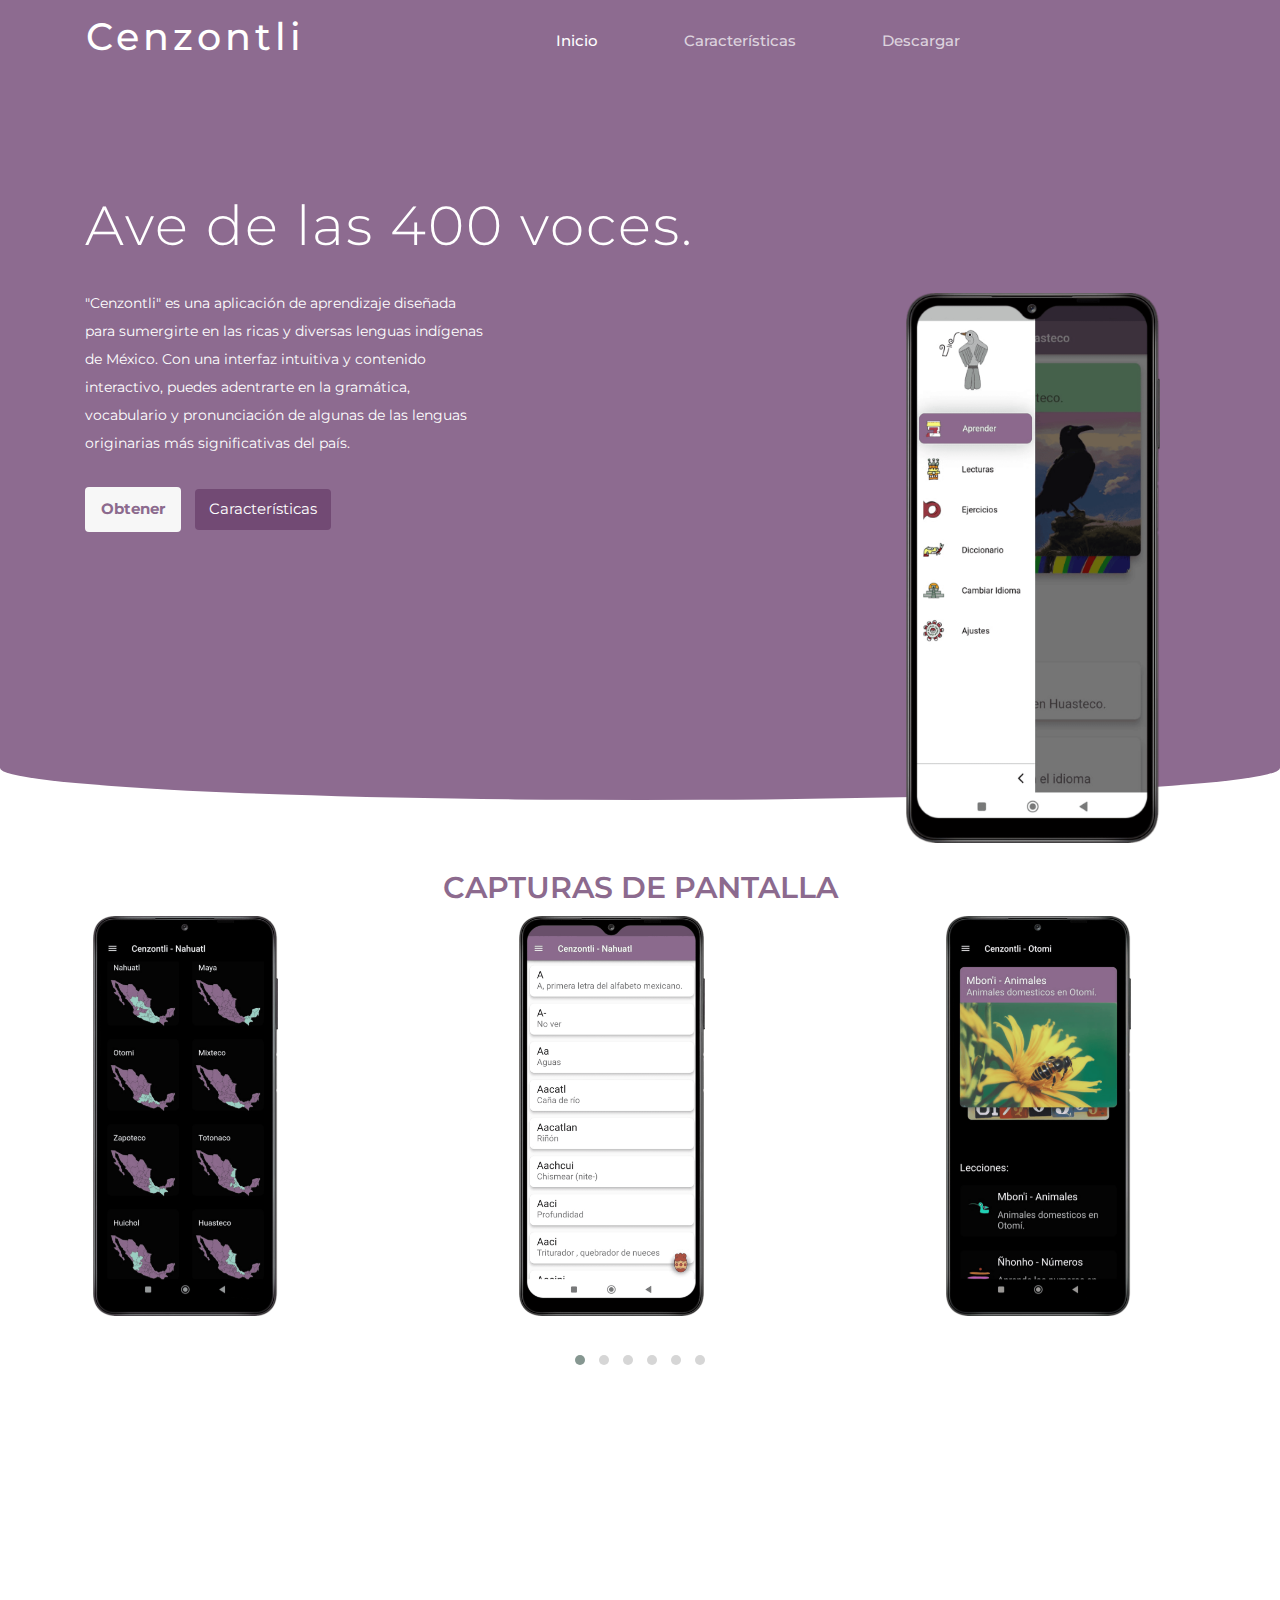
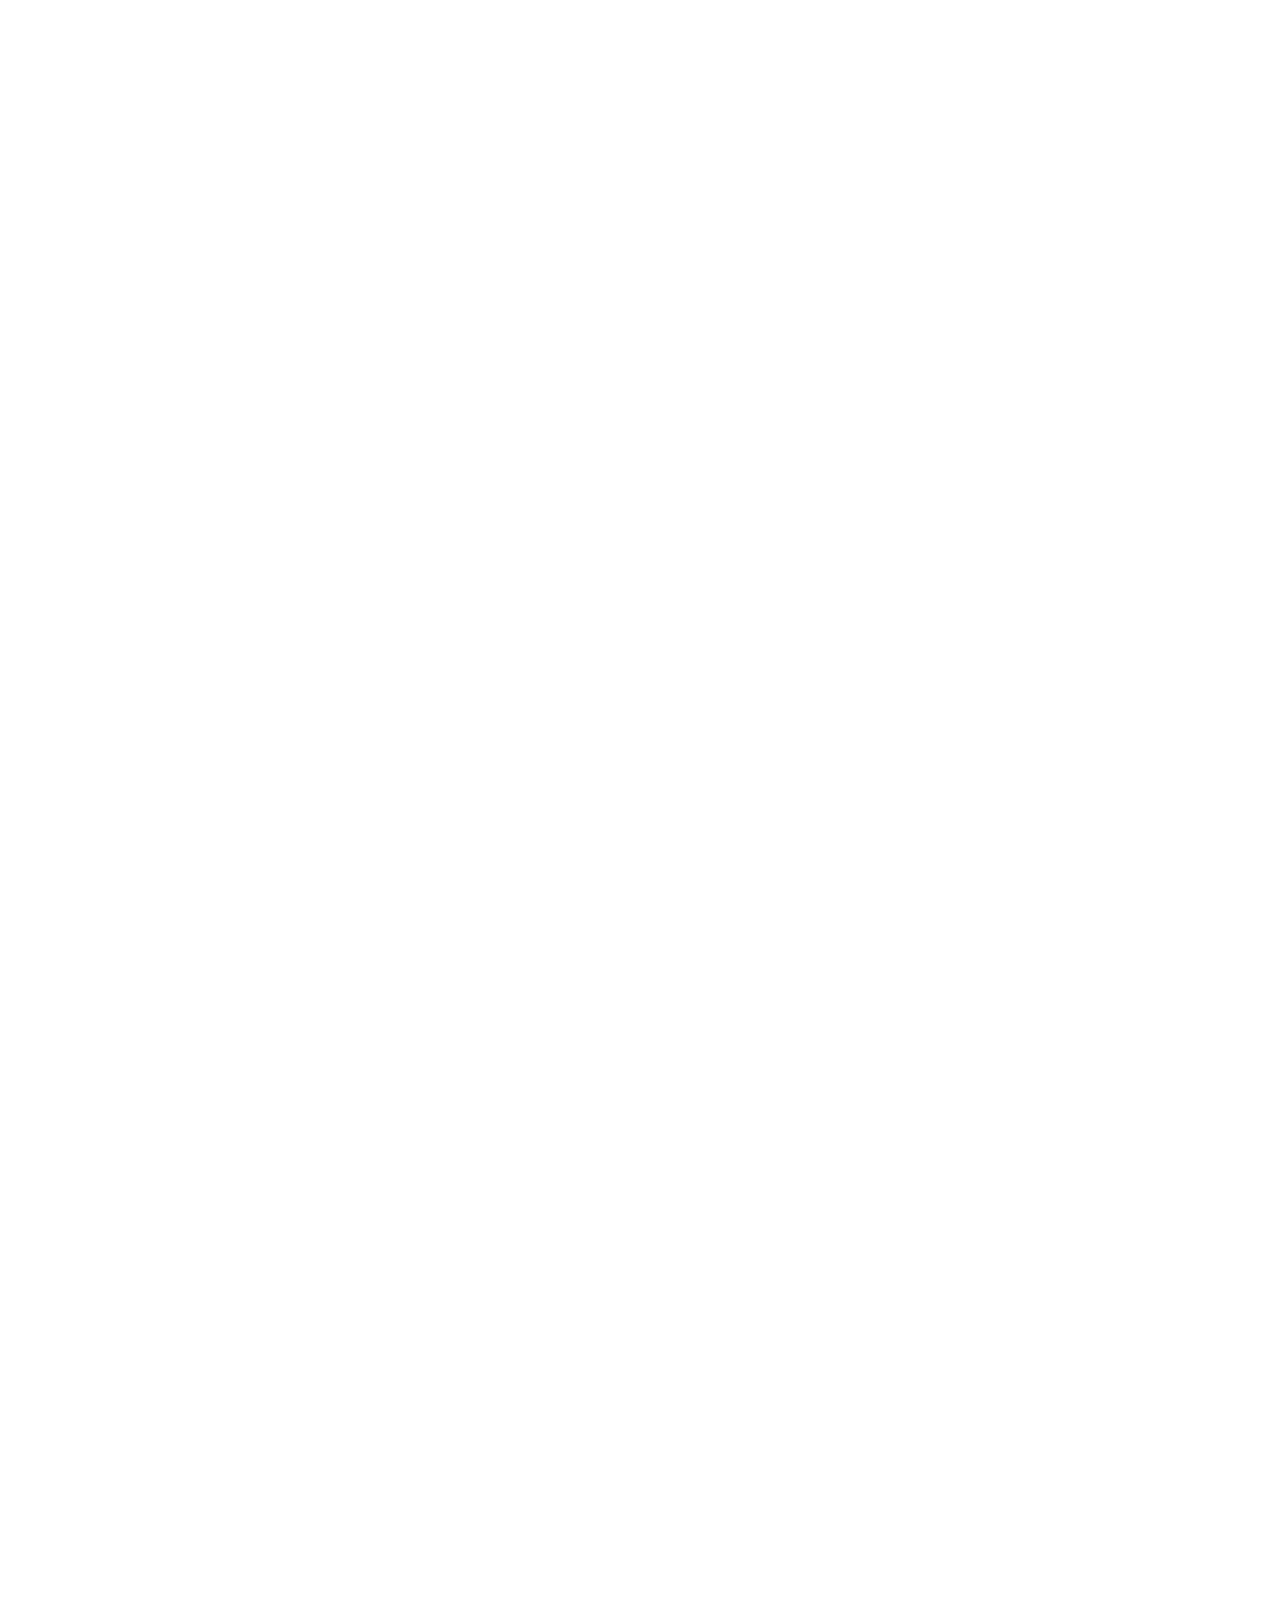
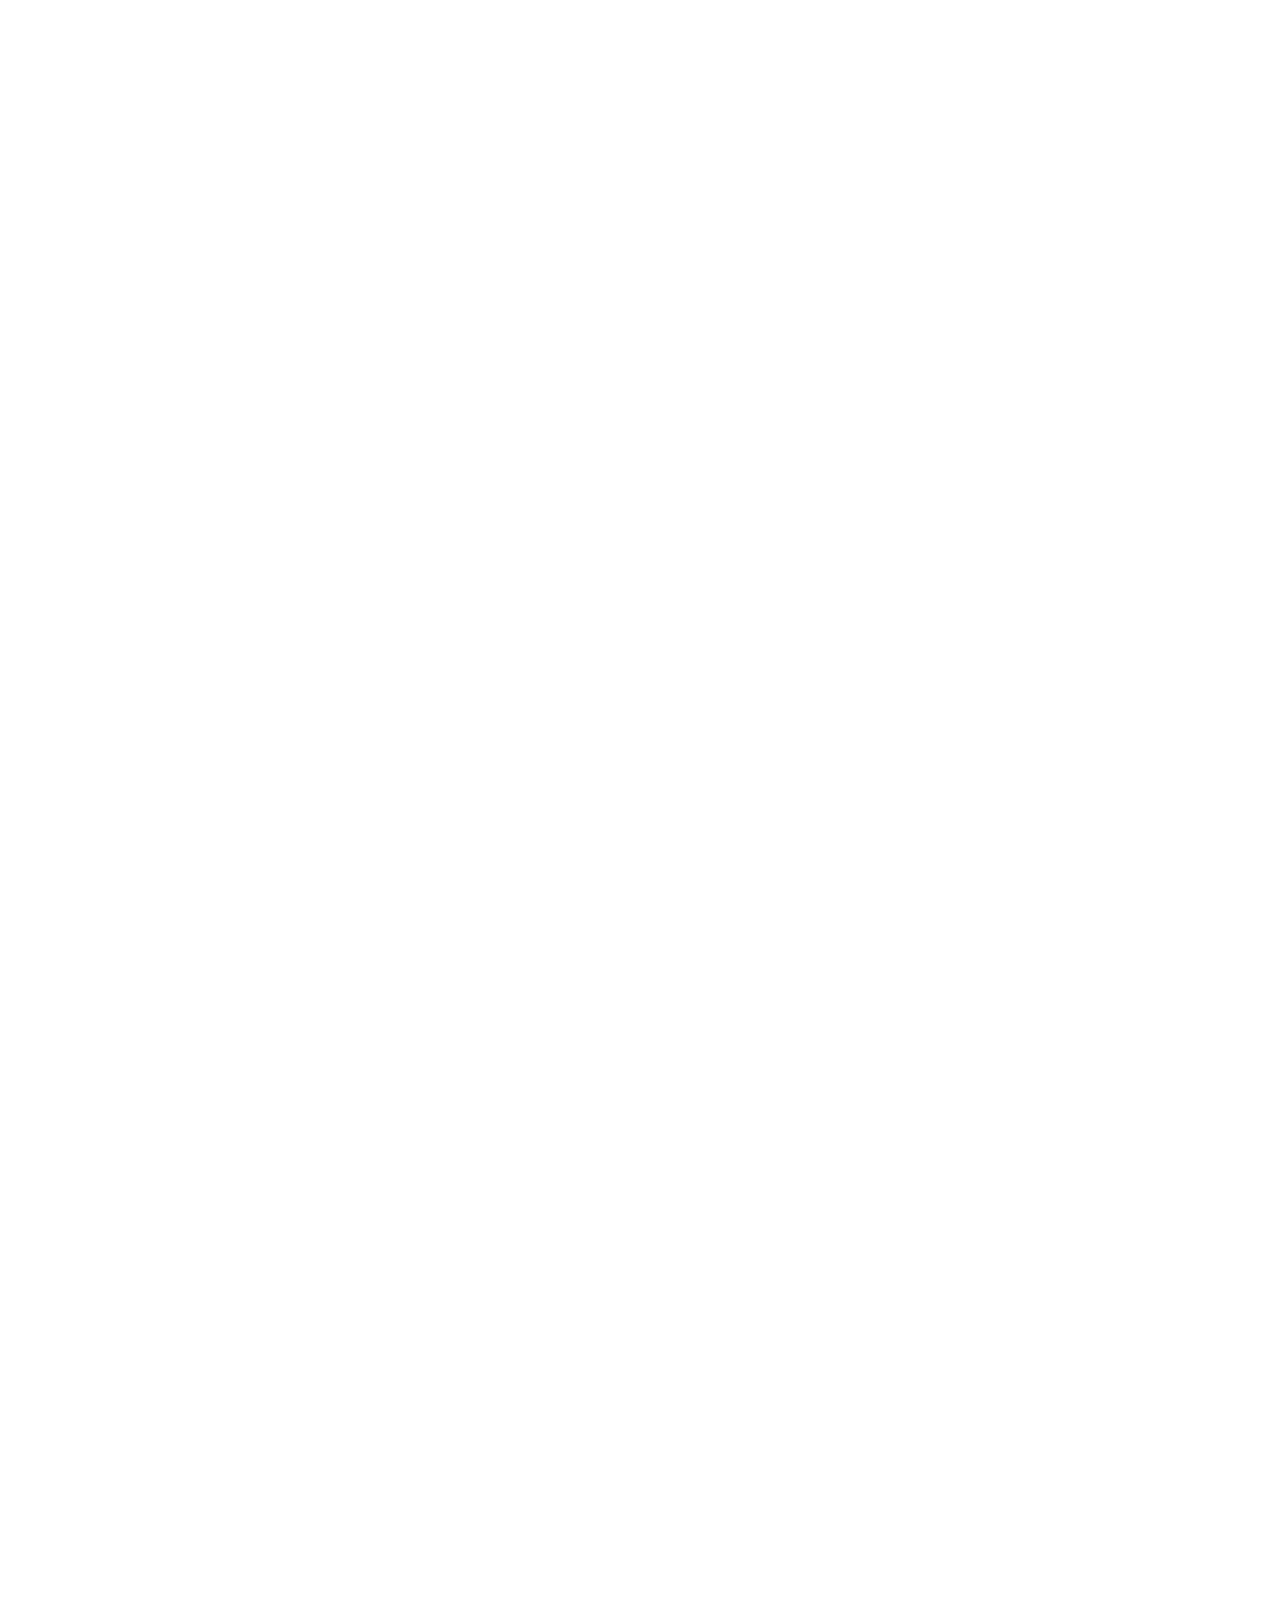
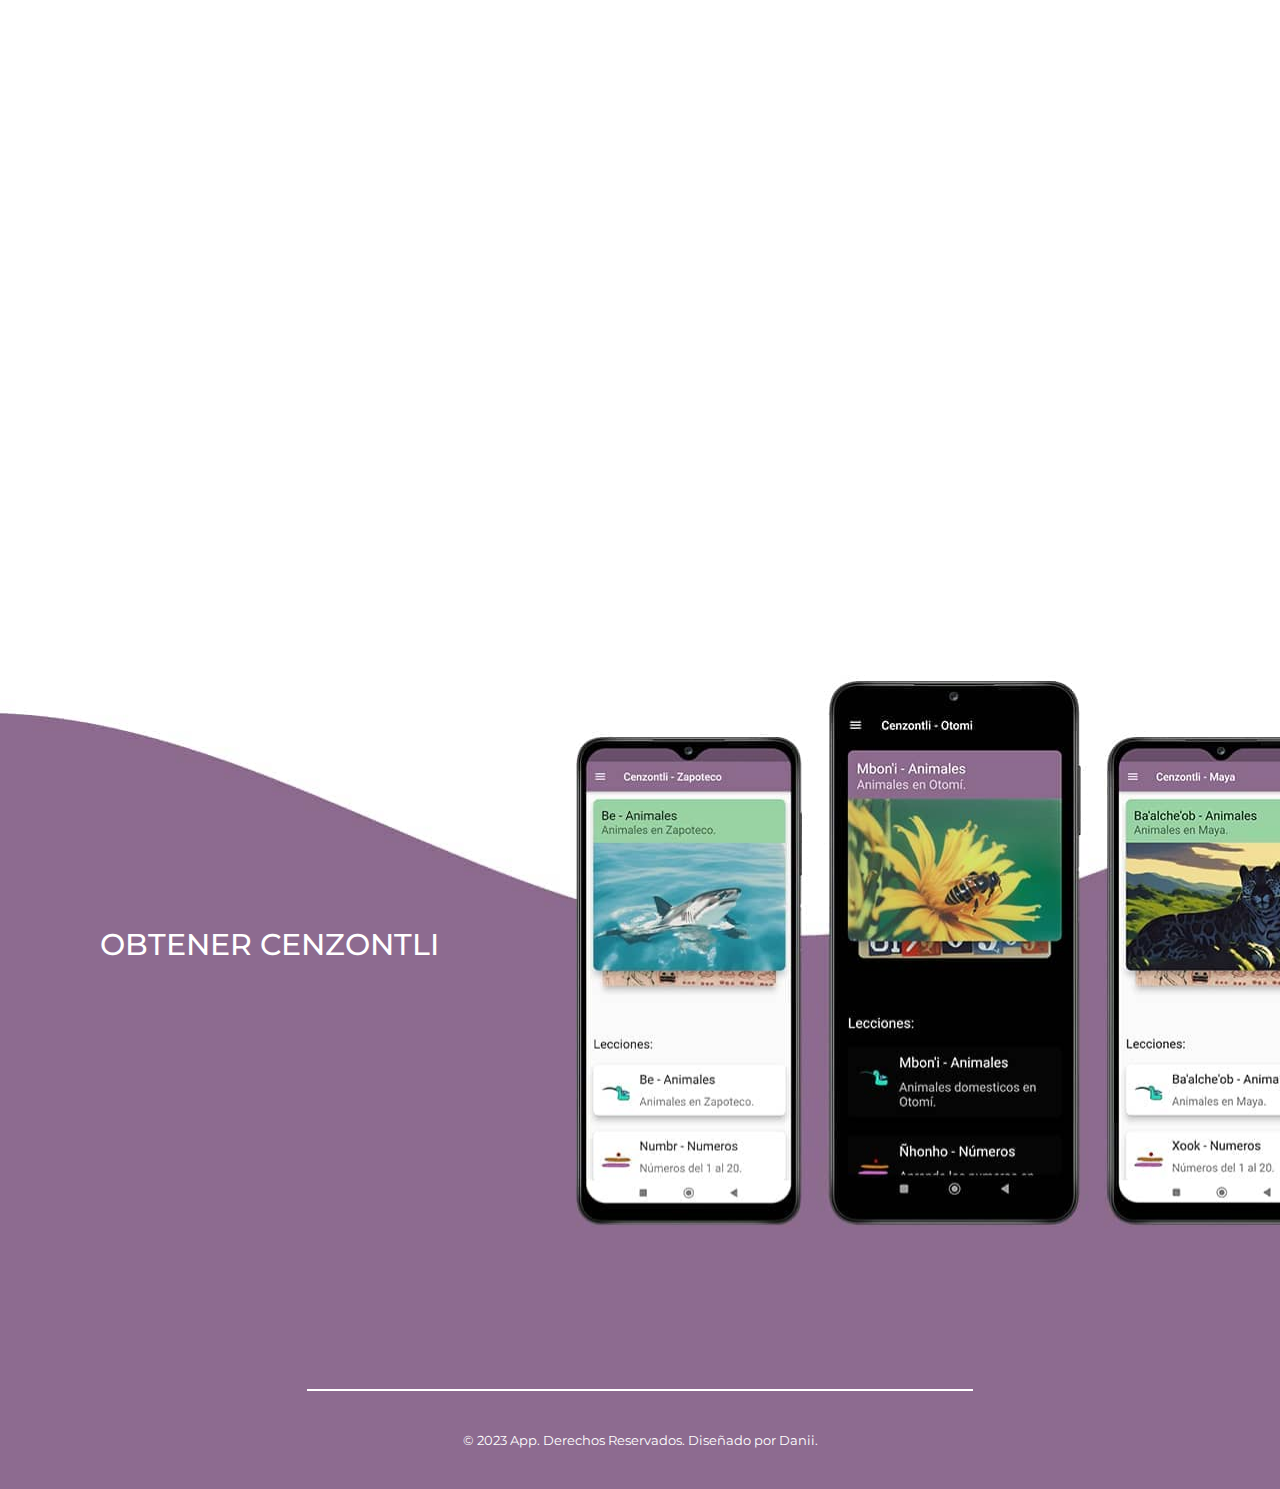
<file: index.html>
<!DOCTYPE html>
<html lang="es">
  <head>
    <meta charset="UTF-8" />
    <title>Cenzontli</title>
    <meta name="viewport" content="width=device-width, initial-scale=1.0" />

    <meta
      name="description"
      content="Aplicación de Aprendizaje de lenguas originarias de México."
    />
    <meta property="og:image" content="https://i.imgur.com/PPlkL3s.jpg" />
    <meta property="og:image:secure_url" content="https://i.imgur.com/PPlkL3s.jpg" />
    <meta property="og:image:type" content="image/jpeg" />
    <meta
      property="og:image:alt"
      content="Aplicación de Aprendizaje de lenguas originarias de México."
    />

    <!-- iOS meta tags & icons -->
    <meta name="apple-mobile-web-app-capable" content="yes" />
    <meta name="apple-mobile-web-app-status-bar-style" content="black" />
    <meta name="apple-mobile-web-app-title" content="Cenzontli" />
    <link
      rel="apple-touch-icon"
      sizes="57x57"
      href="icons/apple-icon-57x57.png"
    />
    <link
      rel="apple-touch-icon"
      sizes="60x60"
      href="icons/apple-icon-60x60.png"
    />
    <link
      rel="apple-touch-icon"
      sizes="72x72"
      href="icons/apple-icon-72x72.png"
    />
    <link
      rel="apple-touch-icon"
      sizes="76x76"
      href="icons/apple-icon-76x76.png"
    />
    <link
      rel="apple-touch-icon"
      sizes="114x114"
      href="icons/apple-icon-114x114.png"
    />
    <link
      rel="apple-touch-icon"
      sizes="120x120"
      href="icons/apple-icon-120x120.png"
    />
    <link
      rel="apple-touch-icon"
      sizes="144x144"
      href="icons/apple-icon-144x144.png"
    />
    <link
      rel="apple-touch-icon"
      sizes="152x152"
      href="icons/apple-icon-152x152.png"
    />
    <link
      rel="apple-touch-icon"
      sizes="180x180"
      href="icons/apple-icon-180x180.png"
    />
    <link
      rel="icon"
      type="image/png"
      sizes="192x192"
      href="icons/android-icon-192x192.png"
    />
    <link
      rel="icon"
      type="image/png"
      sizes="32x32"
      href="icons/favicon-32x32.png"
    />
    <link
      rel="icon"
      type="image/png"
      sizes="96x96"
      href="icons/favicon-96x96.png"
    />
    <link
      rel="icon"
      type="image/png"
      sizes="16x16"
      href="icons/favicon-16x16.png"
    />

    <!-- Main Favicon -->
    <link rel="icon" type="image/pg" href="icons/favicon.png" />

    <!-- Bootstrap  -->
    <link rel="stylesheet" href="css/bootstrap.css" />
    <!-- Owl Carousel  -->
    <link rel="stylesheet" href="css/owl.carousel.css" />
    <link rel="stylesheet" href="css/owl.theme.default.min.css" />
    <!-- Animate.css -->
    <link rel="stylesheet" href="css/animate.css" />
    <!-- Font Awesome -->
    <link
      rel="stylesheet"
      href="https://use.fontawesome.com/releases/v5.0.13/css/all.css"
      integrity="sha384-DNOHZ68U8hZfKXOrtjWvjxusGo9WQnrNx2sqG0tfsghAvtVlRW3tvkXWZh58N9jp"
      crossorigin="anonymous"
    />

    <!-- Estilos  -->
    <link rel="stylesheet" href="css/style.css" />
  </head>

  <body>
    <div id="page-wrap">
      <!-- ==========================================================================================================
		Inicio
		========================================================================================================== -->

      <div id="fh5co-hero-wrapper">
        <nav
          class="container navbar navbar-expand-lg main-navbar-nav navbar-light"
        >
          <a class="navbar-brand" href="">Cenzontli</a>
          <button
            class="navbar-toggler"
            type="button"
            data-toggle="collapse"
            data-target="#navbarSupportedContent"
            aria-controls="navbarSupportedContent"
            aria-expanded="false"
            aria-label="Toggle navigation"
          >
            <span class="navbar-toggler-icon"></span>
          </button>

          <div class="collapse navbar-collapse" id="navbarSupportedContent">
            <ul class="navbar-nav nav-items-center ml-auto mr-auto">
              <li class="nav-item active">
                <a class="nav-link" href="#"
                  >Inicio <span class="sr-only">(current)</span></a
                >
              </li>
              <li class="nav-item">
                <a
                  class="nav-link"
                  href="#"
                  onclick="$('#fh5co-features').goTo();return false;"
                  >Características</a
                >
              </li>
              <li class="nav-item">
                <a
                  class="nav-link"
                  href="#"
                  onclick="$('#fh5co-download').goTo();return false;"
                  >Descargar</a
                >
              </li>
            </ul>
          </div>
        </nav>

        <div class="container fh5co-hero-inner">
          <h1 class="animated fadeIn wow" data-wow-delay="0.4s">
            Ave de las 400 voces.
          </h1>
          <p class="animated fadeIn wow" data-wow-delay="0.67s">
            "Cenzontli" es una aplicación de aprendizaje diseñada para
            sumergirte en las ricas y diversas lenguas indígenas de México. Con
            una interfaz intuitiva y contenido interactivo, puedes adentrarte en
            la gramática, vocabulario y pronunciación de algunas de las lenguas
            originarias más significativas del país.
          </p>
          <button
            class="btn btn-md download-btn-first wow fadeInLeft animated"
            data-wow-delay="0.85s"
            onclick="$('#fh5co-download').goTo();return false;"
          >
            Obtener
          </button>
          <button
            class="btn btn-md features-btn-first animated fadeInLeft wow"
            data-wow-delay="0.95s"
            onclick="$('#fh5co-features').goTo();return false;"
          >
            Características
          </button>
          <img
            class="fh5co-hero-smartphone animated fadeInRight wow"
            data-wow-delay="1s"
            src="img/cenzontli-inicio.png"
            alt="Smartphone"
          />
        </div>
      </div>

      <!-- ==========================================================================================================
		Capturas de pantalla
		========================================================================================================== -->

      <div class="fh5co-slider-outer wow fadeIn" data-wow-delay="0.36s">
        <h1>Capturas de Pantalla</h1>
        <small></small>
        <div class="container fh5co-slider-inner">
          <div class="owl-carousel owl-theme">
            <div class="item">
              <img src="img/cenzontli-diccionario.png" alt="" />
            </div>
            <div class="item">
              <img src="img/cenzontli-abejita.png" alt="" />
            </div>
            <div class="item">
              <img src="img/cenzontli-cambio-de-idioma.png" alt="" />
            </div>
            <div class="item">
              <img src="img/cenzontli-ejercicios-tototl.png" alt="" />
            </div>
            <div class="item">
              <img src="img/cenzontli-aprender.png" alt="" />
            </div>
            <div class="item">
              <img src="img/cenzontli-tema-negro.png" alt="" />
            </div>
          </div>
        </div>
      </div>

      <!-- ==========================================================================================================
		Caracteristicas
		========================================================================================================== -->

      <div
        class="curved-bg-div wow animated fadeIn"
        data-wow-delay="0.15s"
      ></div>
      <div id="fh5co-features" class="fh5co-features-outer">
        <div class="container">
          <div class="row fh5co-features-grid-columns">
            <div
              class="col-sm-6 in-order-1 wow animated fadeInLeft"
              data-wow-delay="0.22s"
            >
              <div class="col-sm-image-container">
                <img
                  class="img-float-left"
                  src="img\cenzontli-cambio-de-idioma.png"
                  alt="smartphone-1"
                />
              </div>
            </div>
            <div
              class="col-sm-6 in-order-2 sm-6-content wow animated fadeInRight"
              data-wow-delay="0.22s"
            >
              <h1>Selección de lengua</h1>
              <p>
                La función de cambio de lengua te permite seleccionar entre
                diferentes lenguas indígenas para explorar su gramática,
                vocabulario y pronunciación. En lugar de limitarte a un solo
                idioma, "Cenzontli" te brinda la libertad de alternar entre
                distintos lenguas originarias de México, como Náhuatl, Maya,
                Otomí, Mixteco, Zapoteco, Totonaco, Huichol y Huasteco. Esta
                flexibilidad te permite sumergirte en la riqueza de diversas
                culturas y formas de expresión.
              </p>
            </div>

            <div
              class="col-sm-6 in-order-2 sm-6-content wow animated fadeInLeft"
              data-wow-delay="0.22s"
            >
              <h1>Aprender</h1>
              <p>
                El apartado "Aprender" de nuestra aplicación contiene lecciones
                estructuradas donde aprenderás la gramática, el vocabulario y la
                pronunciación de manera fácil. Desde los conceptos básicos hasta
                niveles más avanzados, cada lección te ofrece ejercicios
                prácticos y recursos educativos para ayudarte a dominar la lengua de tu preferencia a tu propio ritmo. Descubre la riqueza
                de cada una de las lenguas indígenas con nuestras lecciones
                interactivas en la palma de tu mano. ¡Explora el apartado
                "Aprender" y despierta tu pasión por la diversidad lingüística
                de México!
              </p>
            </div>

            <div
              class="col-sm-6 in-order-2 wow animated fadeInRight"
              data-wow-delay="0.22s"
            >
              <img
                class="img-float-right"
                src="img/cenzontli-aprender.png"
                alt="smartphone-2"
              />
            </div>

            <div
              class="col-sm-6 in-order-5 wow animated fadeInLeft"
              data-wow-delay="0.22s"
            >
              <div class="col-sm-image-container">
                <img
                  class="img-float-left"
                  src="img/cenzontli-lecturas.png"
                  alt="smartphone-3"
                />
              </div>
            </div>
            <div
              class="col-sm-6 in-order-6 sm-6-content wow animated fadeInRight"
              data-wow-delay="0.22s"
            >
              <h1>Lecturas</h1>
              <p>
                El apartado de lecturas en la aplicación "Cenzontli" te invita a
                sumergirte en relatos culturales ricos y auténticos. A través de
                estas lecturas, descubrirás historias que no solo mejoran tus
                habilidades lingüísticas, sino que también te conectan con las
                tradiciones y el patrimonio de las comunidades indígenas de
                México. Explora una colección diversa de relatos mientras
                expandes tu conocimiento lingüístico y cultural.
              </p>
            </div>

            <div
              class="col-sm-6 sm-6-content wow animated fadeInLeft"
              data-wow-delay="0.22s"
            >
              <h1>Ejercicios</h1>
              <p>
                Dentro del apartado de "Ejercicios", te esperan desafíos
                interactivos que consolidan tu dominio de la lengua selccionada. Desde pruebas
                de gramática hasta ejercicios de vocabulario, esta sección te
                permite poner en práctica tus habilidades de una manera
                envolvente. Y no olvides explorar el emocionante juego del
                Ahorcado, una prueba de tu vocabulario y tu destreza para
                adivinar palabras. ¡Aprende mientras te diviertes y fortalece
                tus habilidades lingüísticas en el proceso!
              </p>
            </div>

            <div
              class="col-sm-6 wow animated fadeInRight"
              data-wow-delay="0.22s"
            >
              <img
                class="img-float-right"
                src="img/cenzontli-ahorcado.png"
                alt="smartphone-2"
              />
            </div>

            <div
              class="col-sm-6 in-order-5 wow animated fadeInLeft"
              data-wow-delay="0.22s"
            >
              <div class="col-sm-image-container">
                <img
                  class="img-float-left"
                  src="img/cenzontli-diccionario.png"
                  alt="smartphone-3"
                />
              </div>
            </div>
            <div
              class="col-sm-6 in-order-6 sm-6-content wow animated fadeInRight"
              data-wow-delay="0.22s"
            >
              <h1>Diccionario</h1>
              <p>
                En el apartado de "Diccionario" de la aplicación, podrás
                explorar un tesoro de palabras y significados en diferentes
                lenguas indígenas. Este recurso enriquecedor te permite buscar y
                descubrir el significado y la pronunciación de palabras en la
                lengua que estás explorando. Ya sea que estés buscando
                comprender el contexto de una lectura o simplemente ampliar tu
                vocabulario, el diccionario te brinda acceso instantáneo a las
                palabras y su interpretación. Aprovecha esta herramienta valiosa
                para fortalecer tu comprensión de las lenguas y profundizar en
                su riqueza cultural.
              </p>
            </div>

            <div
              class="col-sm-6 sm-6-content wow animated fadeInLeft"
              data-wow-delay="0.22s"
            >
              <h1>Tema Negro</h1>
              <p>
                Además, para aquellos que prefieren una estética más inmersiva y
                suave para la vista, "Cenzontli" también ofrece el tema negro.
                Al habilitar este modo, la interfaz adoptará una paleta de
                colores oscuros, lo que no solo resultará cómodo para tus ojos
                en entornos con poca luz, sino que también le dará un toque
                elegante a la aplicación.

                <br /><br />Los ajustes y el tema negro no solo brindan
                comodidad visual y personalización, sino que también demuestran
                el compromiso de "Cenzontli" en brindarte una experiencia de
                aprendizaje adaptable y amigable con tus preferencias
                individuales.
              </p>
            </div>

            <div
              class="col-sm-6 wow animated fadeInRight"
              data-wow-delay="0.22s"
            >
              <img
                class="img-float-right"
                src="img/cenzontli-tema-negro.png"
                alt="smartphone-2"
              />
            </div>
          </div>
          <!-- row -->
        </div>
      </div>

      <!-- ==========================================================================================================
		BOTTOM
        ========================================================================================================== -->

      <div id="fh5co-download" class="fh5co-bottom-outer">
        <div class="overlay">
          <div class="container fh5co-bottom-inner">
            <!-- <div class="row"> -->
              <div class="col-sm-6">
                <h1>Obtener Cenzontli</h1>
                <!-- <p>
								Explora Lnguas y culturas originarias con recursos diseñados para mejorar tus habilidades. Conéctate con la autenticidad de cada lengua mientras aprendes y te empapas de la riqueza cultural.
							</p> -->
                <a
                  class="wow fadeIn animated"
                  data-wow-delay="0.25s"
                  href="app/cenzontli.apk"
                  ><img
                    src="img/android.png"
                    alt="Descargar para android"
					width="250"
                /></a>
                <br /><br />
				<a
                  class="wow fadeIn animated"
                  data-wow-delay="0.25s"
                  href="http://cenzontli.atwebpages.com/index.html"
				  target="_blank"
                  ><img
                    src="img/web.png"
                    alt="Version online de la aplicacion"
					width="250"
                /></a>


				<!-- <br /><br />
				<a
                  class="wow fadeIn animated"
                  data-wow-delay="0.25s"
                  href="Cenzontli-web/Cenzontli.html"
				  target="_blank"
                  ><img
                    src="img/windows.png"
                    alt="Version online de la aplicacion"
					width="250"
                /></a>

				<br /><br />
				<a
                  class="wow fadeIn animated"
                  data-wow-delay="0.25s"
                  href="Cenzontli-web/Cenzontli.html"
				  target="_blank"
                  ><img
                    src="img/linux.png"
                    alt="Version online de la aplicacion"
					width="250"
                /></a>

				<br /><br />
				<a
                  class="wow fadeIn animated"
                  data-wow-delay="0.25s"
                  href="Cenzontli-web/Cenzontli.html"
				  target="_blank"
                  ><img
                    src="img/ios.png"
                    alt="Version online de la aplicacion"
					width="250"
                /></a> -->

				
              </div>
            <!-- </div> -->
          </div>
        </div>
      </div>

      <!-- ==========================================================================================================
		FOOTER
        ========================================================================================================== -->

      <footer class="footer-outer">
        <div class="container footer-inner">
          <div
            class="footer-three-grid wow fadeIn animated"
            data-wow-delay="0.66s"
          >
            <div class="column-1-3">
              <h1>Cenzontli</h1>
            </div>
            <div class="column-2-3">
              <nav class="footer-nav">
                <ul>
                  <a
                    href="#"
                    onclick="$('#fh5co-hero-wrapper').goTo();return false;"
                  >
                    <li>Inicio</li>
                  </a>
                  <a
                    href="#"
                    onclick="$('#fh5co-features').goTo();return false;"
                  >
                    <li>Características</li>
                  </a>
                </ul>
              </nav>
            </div>
          </div>

          <span class="border-bottom-footer"></span>

          <p class="copyright">
            &copy; 2023 App. Derechos Reservados. Diseñado por Danii.
          </p>
        </div>
      </footer>
    </div>

    <script src="js/jquery.min.js"></script>
    <script src="js/bootstrap.js"></script>
    <script src="js/owl.carousel.js"></script>
    <script src="js/wow.min.js"></script>
    <script src="js/main.js"></script>
  </body>
</html>
</file>
<file: css/style.css>
@import url("https://fonts.googleapis.com/css?family=Montserrat:200,300,400,500,600,700,800");
* {
  margin: 0px;
  padding: 0px;
  font-family: "Montserrat", "sans-serif";
}

html {
  overflow-x: hidden;
}

.download-btn-first {
  background: #f7f7f7;
}

.download-btn-first:hover {
  background: #8c6a8e;
  color: #fff !important;
}

.features-btn-first {
  font-weight: 700;
}

.features-btn-first:hover {
  background: #f7f7f7 !important;
  color: #8c6a8e !important;
}

::-webkit-scrollbar{
  width: 10px;
  height: 6px;
}

::-webkit-scrollbar-thumb {
  cursor: pointer;
  background: #8c6a8e;
}


#fh5co-hero-wrapper {
  height: 800px;
  width: 100%;
  background: url("../img/banner-bg.jpg") no-repeat center;
  border-radius: 0 0 50% 50% / 4%;
}

.main-navbar-nav .navbar-brand {
  font-size: 38px;
  letter-spacing: 4px;
  position: relative;
  top: -5px;
  font-weight: 500;
}

.main-navbar-nav {
  color: #fff !important;
}
.main-navbar-nav li {
  color: #fff;
  opacity: .7;
}
.main-navbar-nav .navbar-nav .nav-item a:hover {
  color: #fbb8ff !important;
  -webkit-transition: all .33s ease;
  -moz-transition: all .33s ease;
  -o-transition: all .33s ease;
  -ms-transition: all .33s ease;
  transition: all .33s ease;
}
.main-navbar-nav .active {
  color: #fff !important;
  opacity: 1 !important;
}
.main-navbar-nav a {
  color: #fff !important;
}
.main-navbar-nav .nav-link {
  opacity: 1 !important;
  margin: 0 35px;
  font-size: 14.5px;
  font-weight: 500;
}

.social-icons-header i {
  margin: 15px;
  font-size: 20px;
}

.social-icons-header a:hover i {
  opacity: .6;
  -webkit-transition: all .2s ease;
  -moz-transition: all .2s ease;
  -o-transition: all .2s ease;
  -ms-transition: all .2s ease;
  transition: all .2s ease;
}

.fh5co-hero-inner {
  margin-top: 110px;
  position: relative;
}
.fh5co-hero-inner > h1 {
  color: #fff;
  font-weight: 300;
  font-size: 55px;
  letter-spacing: 2px;
}
.fh5co-hero-inner > p {
  width: 400px;
  font-size: 14px;
  color: #fff;
  margin-top: 30px;
  margin-bottom: 30px;
  line-height: 2em;
}
.fh5co-hero-inner .download-btn-first {
  font-size: 15px;
  padding: 10px 15px;
  font-weight: 700;
  color: #8c6a8e;
}
.fh5co-hero-inner .features-btn-first {
  font-size: 15px;
  padding: 8px 13px;
  font-weight: 400;
  background: #724a74;
  color: #fff;
  margin-left: 10px;
}
.fh5co-hero-inner .fh5co-hero-smartphone {
  position: absolute;
  right: 0px;
  top: 0px;
  height: 650px;
}



/* ==========================================================================================================
  Capturas
   ========================================================================================================== */
.fh5co-slider-outer {
  width: 100%;
  height: auto;
  padding: 70px;
}
.fh5co-slider-outer h1 {
  color: #8c6a8e;
  text-transform: uppercase;
  font-size: 30px;
  font-weight: 600;
  margin-bottom: 10px;
  text-align: center;
}
.fh5co-slider-outer > h1, .fh5co-slider-outer small {
  text-align: center;
  display: block;
}
.fh5co-slider-outer .fh5co-slider-outer {
  margin-top: 50px;
}
.fh5co-slider-outer .carousel-left-arrow {
  position: absolute;
  left: -100px;
  bottom: 250px;
  font-size: 60px;
  color: #ececec;
}
.fh5co-slider-outer .carousel-right-arrow {
  position: absolute;
  right: -100px;
  bottom: 250px;
  font-size: 60px;
  color: #ececec;
}
.fh5co-slider-outer .item img {
  height: 400px;
  width: 200px;
  object-fit: contain;
}

/* ==========================================================================================================
  Caracteristicas
   ========================================================================================================== */
.curved-bg-div {
  background: url("../img/curved-bgg.jpg") no-repeat;
  background-position: 0px -140px;
  background-size: cover;
  width: 100%;
  height: 300px;
}

.fh5co-features-outer {
  width: 100%;
  height: auto;
  margin-top: -180px;
}
.fh5co-features-outer .col-sm-6 {
  margin-top: 80px;
}
.fh5co-features-outer .col-sm-6 img {
  height: 550px;
}
.fh5co-features-outer .sm-6-content {
  margin-top: 250px;
  position: relative;
}
.fh5co-features-outer .sm-6-content h1 {
  color: #8c6a8e;
  text-transform: uppercase;
  font-size: 25px;
  font-weight: 600;
  margin-bottom: 20px;
}
.fh5co-features-outer .sm-6-content p {
  color: #111;
  font-weight: 500;
  font-size: 14.5px;
  line-height: 1.8em;
  width: 450px;
}
.fh5co-features-outer .col-sm-6 .col-sm-image-container {
  position: relative;
  width: 300px;
}
.fh5co-features-outer .col-sm-6 .span-new {
  color: #fff;
  background: #fcec64;
  padding: 18px;
  width: 35px;
  display: inline-block;
  line-height: 30px;
  height: 30px;
  text-align: center;
  border-radius: 50%;
  font-size: 14px;
  box-sizing: initial;
  position: absolute;
  font-weight: 700;
  right: 0;
  top: 140px;
}
.fh5co-features-outer .col-sm-6 .span-free {
  color: #fff;
  background: #8c6a8e;
  padding: 18px;
  width: 35px;
  display: inline-block;
  line-height: 30px;
  height: 30px;
  text-align: center;
  border-radius: 50%;
  font-size: 14px;
  box-sizing: initial;
  position: absolute;
  left: -35px;
  bottom: -430px;
  font-weight: 700;
}
.fh5co-features-outer .col-sm-6 .span-data {
  color: #8c6a8e;
  background: #b8faee;
  padding: 20px;
  width: 40px;
  display: inline-block;
  line-height: 30px;
  height: 30px;
  text-align: center;
  border-radius: 50%;
  font-size: 14px;
  letter-spacing: 1px;
  box-sizing: initial;
  position: absolute;
  top: 140px;
  right: -2px;
  font-weight: 700;
}
.fh5co-features-outer .col-sm-6 .span-percent {
  color: #fff;
  background: #8c6a8e;
  padding: 18px;
  width: 35px;
  display: inline-block;
  line-height: 30px;
  height: 30px;
  text-align: center;
  border-radius: 50%;
  font-size: 14px;
  box-sizing: initial;
  position: absolute;
  left: -35px;
  bottom: -430px;
  font-weight: 700;
}
.fh5co-features-outer .col-sm-6 .circle {
  color: #c3cfe5;
  border: 1px solid #ededed;
  background: #fff;
  padding: 10px;
  width: 35px;
  display: inline-block;
  line-height: 30px;
  height: 30px;
  text-align: center;
  border-radius: 50%;
  font-size: 14px;
  box-sizing: initial;
  position: absolute;
  font-weight: 600;
  box-shadow: 0 0 0 5px #f9f9f9;
}
.fh5co-features-outer .col-sm-6 .circle-first {
  width: 35px;
  display: inline-block;
  line-height: 30px;
  height: 30px;
  text-align: center;
  border-radius: 50%;
  font-size: 14px;
  box-sizing: initial;
  position: absolute;
  margin-left: 0px;
  font-weight: 600;
}
.fh5co-features-outer .col-sm-6 .circle-middle {
  width: 35px;
  display: inline-block;
  line-height: 30px;
  height: 30px;
  text-align: center;
  border-radius: 50%;
  font-size: 14px;
  box-sizing: initial;
  position: absolute;
  margin-left: 50px;
  font-weight: 600;
}
.fh5co-features-outer .col-sm-6 .circle-last {
  width: 35px;
  display: inline-block;
  line-height: 30px;
  height: 30px;
  text-align: center;
  border-radius: 50%;
  font-size: 14px;
  box-sizing: initial;
  position: absolute;
  margin-left: 100px;
  font-weight: 600;
}



/* ==========================================================================================================
  BOTTOM
   ========================================================================================================== */
.fh5co-bottom-outer {
  width: 100%;
  /* height: 572px;*/
  background: url("../img/download-section-bg.jpg") no-repeat top;
  margin-top: 120px;
  /* margin-bottom: 1px; */
  overflow-x: hidden;
}
.fh5co-bottom-outer .fh5co-bottom-inner {
  margin-top: 260px;
  margin-bottom: 50px;
}
.fh5co-bottom-outer .fh5co-bottom-inner .col-sm-6 h1 {
  color: #fff;
  text-transform: uppercase;
  font-size: 30px;
  margin-bottom: 30px;
}
.fh5co-bottom-outer .fh5co-bottom-inner .col-sm-6 p {
  width: 350px;
  color: #fff;
  font-size: 14.5px;
  line-height: 1.85em;
}
.fh5co-bottom-outer .fh5co-bottom-inner .col-sm-6 img {
  /* margin-top: 10px; */
}

  /* ==========================================================================================================
  FOOTER
   ========================================================================================================== */
.img-float-left {
  float: left;
}

.img-float-right {
  float: right;
}

.footer-outer {
  width: 100%;
  padding: 50px;
  height: 250px;
  background: #8d6b90;
  overflow: hidden;
}
.footer-outer .footer-inner {
  width: 100%;
  height: inherit;
}
.footer-outer .social-icons-footer i {
  margin: 15px;
  font-size: 20px;
}
.footer-outer .social-icons-footer a:hover i {
  opacity: .6;
  -webkit-transition: all .2s ease;
  -moz-transition: all .2s ease;
  -o-transition: all .2s ease;
  -ms-transition: all .2s ease;
  transition: all .2s ease;
}
.footer-outer .footer-three-grid {
  width: 1140px;
  margin: 0 auto;
  height: 50px;
  text-align: center;
}
.footer-outer .column-1-3 {
  width: 20%;
  float: left;
  height: 50px;
}
.footer-outer .column-1-3 h1 {
  font-size: 38px;
  letter-spacing: 3px;
  position: relative;
  top: -5px;
  font-weight: 600;
  color: #fff;
}
.footer-outer .column-2-3 {
  width: 60%;
  float: left;
  height: 50px;
}
.footer-outer .column-3-3 {
  width: 20%;
  float: left;
  height: 50px;
}
.footer-outer .column-3-3 a {
  color: #ffffff;
}
.footer-outer .column-3-3 .social-icons-header a:hover {
  color: #fbb8ff;
  opacity: 1;
  -webkit-transition: color .2s ease;
  -o-transition: color .2s ease;
  transition: color .2s ease;
}
.footer-outer .footer-nav ul {
  list-style: none;
  text-align: center;
}
.footer-outer .footer-nav ul li {
  display: inline-block;
  line-height: 50px;
  color: #ffffff;
  margin: 0 30px;
  font-size: 14px;
}
.footer-outer .footer-nav ul li:hover {
  color: #fbb8ff;
  -webkit-transition: color .2s ease-in-out;
  -o-transition: color .2s ease-in-out;
  transition: color .2s ease-in-out;
}
.footer-outer .footer-nav ul .active {
  color: #fff;
}
.footer-outer .footer-nav ul li a {
  color: #fff;
  text-decoration: none;
}
.footer-outer .border-bottom-footer {
  height: 1px;
  width: 60%;
  margin: 0 auto;
  border: 1px solid #ffffff;
  display: block;
  margin-top: 50px;
}
.footer-outer .copyright {
  color: #ffffff;
  text-align: center;
  font-size: 13px;
  padding: 40px 0;
}

.google-play-btn {
  margin-left: 10px;
}

/* ==========================================================================================================
RESPONSIVE 
  ========================================================================================================== */
@media screen and (max-width: 1400px) {
  body {
    overflow-x: hidden;
  }

  .fh5co-hero-inner .fh5co-hero-smartphone {
    position: absolute;
    right: 50px;
    top: 100px;
    height: 550px;
  }

  .curved-bg-div {
    background-position: 100% -20px;
  }

  .footer-outer .footer-three-grid {
    width: 100%;
  }
}
@media screen and (max-width: 1200px) {
  body {
    overflow-x: hidden;
  }

  .fh5co-hero-inner .fh5co-hero-smartphone {
    position: absolute;
    right: -15px;
    top: 200px;
    height: 550px;
  }
}
@media screen and (max-width: 993px) {
  body {
    overflow-x: hidden;
  }

  #fh5co-hero-wrapper {
    height: 95vh;
  }

  .fh5co-hero-inner {
    margin-top: 30px;
  }

  .fh5co-hero-inner .fh5co-hero-smartphone {
    position: absolute;
    left: 0;
    right: 0;
    margin-left: auto;
    margin-right: auto;
    top: 270px;
    height: 460px;
    margin-top: 110px;
  }

  .fh5co-advantages-outer {
    margin-top: 50px;
    padding-bottom: 0;
  }

  .fh5co-advantages-outer .fh5co-advantages-grid-columns .col-sm-4 .grid-image {
    width: 60px;
    float: none;
    display: block;
    margin: 0 auto;
    padding-right: 0px;
    margin-bottom: 20px;
    position: relative;
    top: 1px;
  }

  .fh5co-advantages-outer .fh5co-advantages-grid-columns .col-sm-4 .grid-title {
    float: none;
    text-align: center;
  }

  .fh5co-advantages-outer .fh5co-advantages-grid-columns .col-sm-4 .grid-desc {
    float: none;
    width: 100%;
    text-align: center;
  }

  .fh5co-slider-outer .fh5co-slider-outer {
    margin-top: 0px;
  }

  .fh5co-features-outer {
    margin-top: -100px;
  }

  .fh5co-features-outer .sm-6-content p {
    width: 100%;
  }

  .footer-outer .footer-nav ul li {
    margin: 0 10px;
  }

  .footer-outer .social-icons-footer i {
    margin: 15px 10px;
    font-size: 20px;
  }
}
@media screen and (max-width: 993px) {
  .fh5co-features-grid-columns .col-sm-6 {
    -ms-flex: 0 0 50%;
    flex: 0 0 100%;
    width: 100%;
    max-width: 100%;
    margin: 30px auto;
    text-align: center;
  }

  .fh5co-features-outer .col-sm-6 .col-sm-image-container {
    position: relative;
    width: 295px !important;
    text-align: center;
    margin: 15px auto 0;
  }

  .no-float {
    float: none !important;
  }

  .fh5co-slider-outer .carousel-right-arrow {
    position: absolute;
    right: -70px;
    bottom: 250px;
    font-size: 60px;
    color: #ececec;
  }

  .fh5co-slider-outer .carousel-left-arrow {
    position: absolute;
    left: -70px;
    bottom: 250px;
    font-size: 60px;
    color: #ececec;
  }

  .img-float-right {
    float: none;
  }

  .img-float-left {
    float: none;
  }

  .fh5co-features-outer .col-sm-6 .span-percent, .fh5co-features-outer .col-sm-6 .span-free {
    left: -15px;
    bottom: 140px;
  }

  .fh5co-features-outer .col-sm-6 .span-new {
    right: -10px;
  }

  .fh5co-features-outer .col-sm-6 .span-data {
    right: -15px;
  }

  .fh5co-features-outer .col-sm-6 .circle {
    position: static;
    display: inline-block;
    margin: 25px 5px;
  }

  .fh5co-advantages-outer .second-title {
    margin-top: 60px;
  }

  .fh5co-features-grid-columns {
    display: flex;
    flex-direction: column;
  }
  .fh5co-features-grid-columns .in-order-4 {
    order: 1;
  }
  .fh5co-features-grid-columns .in-order-3 {
    order: 2;
  }

  .fh5co-reviews-outer {
    padding: 0;
  }

  .navbar-light .navbar-toggler {
    color: #fff !important;
    border-color: #c7c7c7 !important;
  }

  .navbar-light .navbar-nav .nav-link {
    margin: 0;
    width: 100%;
  }

  .social-icons-header i:first-of-type {
    margin-right: 10px !important;
    margin-left: 0 !important;
    font-size: 30px;
  }
}
@media screen and (max-width: 800px) {
  .fh5co-hero-inner > h1 {
    color: #fff;
    font-weight: 300;
    font-size: 45px;
    letter-spacing: 2px;
  }

  #fh5co-hero-wrapper {
    height: 800px;
  }

  .fh5co-advantages-outer .fh5co-advantages-grid-columns {
    margin-top: 40px;
  }

  .fh5co-advantages-grid-columns .col-sm-4 {
    -ms-flex: 0 0 100%;
    flex: 0 0 100%;
    width: 100%;
    max-width: 100%;
    margin: 30px auto;
    text-align: center;
  }

  .fh5co-hero-inner .fh5co-hero-smartphone {
    height: 420px;
    top: 310px;
  }

  .fh5co-advantages-outer .second-title {
    margin-top: 60px;
  }

  .fh5co-bottom-outer {
    margin-top: 40px;
    overflow: hidden;
  }

  .fh5co-bottom-outer .fh5co-bottom-inner {
    margin-top: 50px;
  }

  .fh5co-slider-outer {
    padding: 0;
  }

  .fh5co-slider-outer .carousel-left-arrow {
    left: 50px;
    font-size: 50px;
    bottom: 190px;
  }

  .fh5co-slider-outer .carousel-right-arrow {
    right: 50px;
    font-size: 50px;
    bottom: 190px;
  }

  .fh5co-reviews-inner .col-sm-5 {
    -ms-flex: 0 0 75%;
    flex: 0 0 75%;
    width: 75%;
    max-width: 75%;
    margin: 30px auto;
    text-align: center;
  }

  .fh5co-slider-outer .item img {
    height: 300px;
  }

  .fh5co-reviews-outer {
    height: auto;
  }

  .fh5co-reviews-outer .fh5co-reviews-inner {
    margin-top: 50px;
  }

  .fh5co-bottom-outer {
    background-position: center bottom;
    overflow: hidden;
    height: auto;
    background: #8d6b90;
  }

  .fh5co-bottom-inner {
    overflow: hidden;
    padding-bottom: 50px;
    text-align: center;
  }

  .overlay {
    width: 100%;
    height: 100%;
    overflow-x: hidden;
  }

  .fh5co-bottom-outer .fh5co-bottom-inner .col-sm-6 p {
    width: 90%;
    margin: 0 auto;
  }

  .footer-outer {
    height: auto;
    padding: 20px;
  }

  .footer-outer .column-1-3 {
    width: 100%;
    float: none;
    height: auto;
    padding-top: 30px;
  }

  .footer-outer .column-2-3 {
    width: 100%;
    float: none;
    height: auto;
  }

  .footer-outer .column-3-3 {
    width: 100%;
    float: left;
    height: auto;
    margin: 15px 0;
  }

  .footer-outer .copyright {
    margin-top: 30px;
    padding: 10px 0;
  }

  .footer-outer .border-bottom-footer {
    height: 1px;
    width: 100%;
    margin: 0 auto;
    border: 1px solid #ffffff;
    display: block;
    margin-top: 100px;
  }
}
@media screen and (max-width: 520px) {
  #fh5co-hero-wrapper {
    height: 900px;
  }

  .fh5co-hero-inner > h1 {
    font-size: 40px;
  }

  .fh5co-hero-inner > p {
    width: 100%;
  }

  .fh5co-hero-inner {
    text-align: center;
  }

  .fh5co-hero-inner .fh5co-hero-smartphone {
    height: 330px;
    top: 390px;
    margin-top: 20px;
  }

  .social-icons-header i:first-of-type {
    font-size: 22px;
  }

  .fh5co-slider-outer .carousel-left-arrow {
    left: 0;
  }

  .fh5co-slider-outer .carousel-right-arrow {
    right: 0;
  }

  .fh5co-slider-inner {
    margin-top: 50px;
    margin-bottom: 30px;
  }

  .fh5co-reviews-inner .col-sm-5 {
    -ms-flex: 0 0 90%;
    flex: 0 0 90%;
    width: 90%;
    max-width: 90%;
    margin: 30px auto;
    text-align: center;
  }

  .fh5co-advantages-outer .span-perfect {
    margin-top: 80px;
    font-size: 18px;
    margin-bottom: 15px;
    display: block;
    width: 100%;
    text-align: center;
  }

  .fh5co-advantages-outer .span-features {
    font-size: 24px;
    display: block;
    width: 100%;
    text-align: center;
  }
}
</file>
